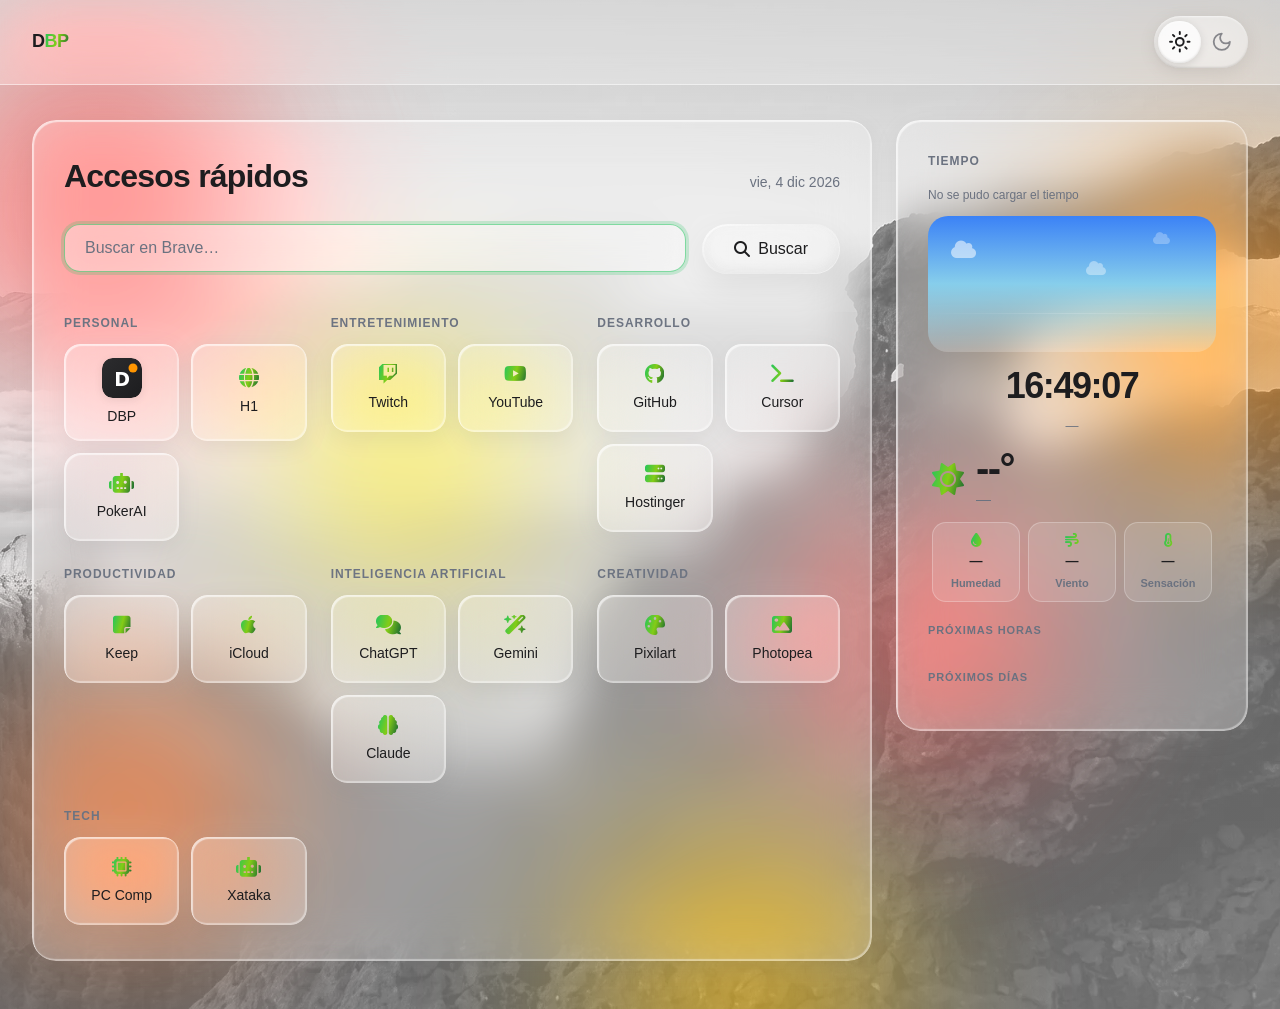
<file: index.html>
<!DOCTYPE html>
<html lang="es">
<head>
    <meta charset="UTF-8">
    <meta name="viewport" content="width=device-width, initial-scale=1.0">
    <title>Inicio</title>
    <script>
        (function () {
            try {
                var stored = localStorage.getItem('theme');
                if (stored === 'dark' || (!stored && window.matchMedia('(prefers-color-scheme: dark)').matches)) {
                    document.documentElement.setAttribute('data-theme', 'dark');
                }
            } catch (e) {}
        })();
    </script>
    <link rel="stylesheet" href="https://cdnjs.cloudflare.com/ajax/libs/font-awesome/6.4.0/css/all.min.css">
    <link rel="stylesheet" href="css/app.css">
    <script src="js/palette.js"></script>
</head>
<body>
    <div class="ambient-canvas" id="ambientCanvas" data-palette="warm" aria-hidden="true">
        <div class="ambient-nature"></div>
        <div class="ambient-blobs ambient-blobs--a is-visible" id="ambientBlobsA">
            <div class="ambient-blob ambient-blob--1"></div>
            <div class="ambient-blob ambient-blob--2"></div>
            <div class="ambient-blob ambient-blob--3"></div>
            <div class="ambient-blob ambient-blob--4"></div>
            <div class="ambient-blob ambient-blob--5"></div>
            <div class="ambient-blob ambient-blob--6"></div>
        </div>
        <div class="ambient-blobs ambient-blobs--b" id="ambientBlobsB">
            <div class="ambient-blob ambient-blob--1"></div>
            <div class="ambient-blob ambient-blob--2"></div>
            <div class="ambient-blob ambient-blob--3"></div>
            <div class="ambient-blob ambient-blob--4"></div>
            <div class="ambient-blob ambient-blob--5"></div>
            <div class="ambient-blob ambient-blob--6"></div>
        </div>
    </div>

    <div class="page-content">
        <nav class="glass" id="topBar" role="banner" style="position: fixed; z-index: 50; width: 100%; transition: box-shadow 0.3s ease;">
            <div class="nav-inner">
                <a class="brand text-theme" href="#inicio">
                    D<span class="text-gradient-warm">BP</span>
                </a>
                <fieldset class="theme-switcher" id="themeSwitcher">
                    <legend class="sr-only">Elegir tema</legend>
                    <label class="theme-switcher__option">
                        <input
                            class="theme-switcher__input"
                            type="radio"
                            name="theme"
                            value="light"
                            data-option="1"
                            checked
                        >
                        <svg class="theme-switcher__icon" xmlns="http://www.w3.org/2000/svg" viewBox="0 0 24 24" fill="none" stroke="currentColor" stroke-width="2" stroke-linecap="round" stroke-linejoin="round" aria-hidden="true">
                            <circle cx="12" cy="12" r="4"/>
                            <path d="M12 2v2M12 20v2M4.93 4.93l1.41 1.41M17.66 17.66l1.41 1.41M2 12h2M20 12h2M6.34 17.66l-1.41 1.41M19.07 4.93l-1.41 1.41"/>
                        </svg>
                    </label>
                    <label class="theme-switcher__option">
                        <input
                            class="theme-switcher__input"
                            type="radio"
                            name="theme"
                            value="dark"
                            data-option="2"
                        >
                        <svg class="theme-switcher__icon" xmlns="http://www.w3.org/2000/svg" viewBox="0 0 24 24" fill="none" stroke="currentColor" stroke-width="2" stroke-linecap="round" stroke-linejoin="round" aria-hidden="true">
                            <path d="M12 3a6 6 0 0 0 9 9 9 9 0 1 1-9-9Z"/>
                        </svg>
                    </label>
                </fieldset>
            </div>
        </nav>

        <main class="main" id="inicio">
            <div class="dashboard">
            <div class="dashboard__links">
            <div class="liquidGlass-wrapper rounded-3xl">
                <div class="liquidGlass-effect rounded-3xl"></div>
                <div class="liquidGlass-tint rounded-3xl"></div>
                <div class="liquidGlass-shine rounded-3xl"></div>
                <div class="liquidGlass-text rounded-3xl panel-padding">
                    <header class="page-header">
                        <h1 class="page-title">Accesos rápidos</h1>
                        <p class="page-meta" id="date">--</p>
                    </header>
                    <div class="search-block">
                        <form action="https://search.brave.com/search" method="get" class="search-form" role="search">
                            <div class="search-input-wrap">
                                <label for="q" class="sr-only">Búsqueda</label>
                                <input
                                    id="q"
                                    type="text"
                                    name="q"
                                    class="glass-input"
                                    placeholder="Buscar en Brave…"
                                    autocomplete="off"
                                    autofocus
                                >
                            </div>
                            <button type="submit" class="liquid-glass glass-white btn-pill-lg">
                                <i class="fas fa-search" aria-hidden="true"></i>
                                Buscar
                            </button>
                        </form>
                    </div>

                    <div class="categories">
                        <section class="category">
                            <h2 class="category__title">Personal</h2>
                            <div class="grid">
                                <a href="https://danielbarreiros.es/" class="link-card liquidGlass-wrapper liquidGlass-wrapper--hover rounded-2xl" title="danielbarreiros.es">
                                    <div class="liquidGlass-effect rounded-2xl"></div>
                                    <div class="liquidGlass-tint rounded-2xl"></div>
                                    <div class="liquidGlass-shine rounded-2xl"></div>
                                    <div class="liquidGlass-text rounded-2xl">
                                        <div class="link-card__mark" aria-hidden="true">
                                            <svg viewBox="0 0 40 40" xmlns="http://www.w3.org/2000/svg" focusable="false">
                                                <defs>
                                                    <linearGradient id="dbpMarkGrad" x1="0" y1="0" x2="40" y2="40" gradientUnits="userSpaceOnUse">
                                                        <stop offset="0%" stop-color="#2c2c2e"/>
                                                        <stop offset="100%" stop-color="#1d1d1f"/>
                                                    </linearGradient>
                                                </defs>
                                                <rect width="40" height="40" rx="11" fill="url(#dbpMarkGrad)"/>
                                                <text x="19.5" y="27.5" text-anchor="middle" fill="#ffffff" font-family="system-ui, sans-serif" font-size="19" font-weight="800" letter-spacing="-0.08em">D</text>
                                                <circle cx="31" cy="10" r="4.5" fill="#ff9500"/>
                                            </svg>
                                        </div>
                                        <span>DBP</span>
                                    </div>
                                </a>
                                <a href="https://h1.danielbarreiros.es" class="link-card liquidGlass-wrapper liquidGlass-wrapper--hover rounded-2xl" title="h1.danielbarreiros.es">
                                    <div class="liquidGlass-effect rounded-2xl"></div>
                                    <div class="liquidGlass-tint rounded-2xl"></div>
                                    <div class="liquidGlass-shine rounded-2xl"></div>
                                    <div class="liquidGlass-text rounded-2xl">
                                        <i class="fas fa-globe" aria-hidden="true"></i>
                                        <span>H1</span>
                                    </div>
                                </a>
                                <a href="https://pokerai.danielbarreiros.es" class="link-card liquidGlass-wrapper liquidGlass-wrapper--hover rounded-2xl" title="pokerai.danielbarreiros.es">
                                    <div class="liquidGlass-effect rounded-2xl"></div>
                                    <div class="liquidGlass-tint rounded-2xl"></div>
                                    <div class="liquidGlass-shine rounded-2xl"></div>
                                    <div class="liquidGlass-text rounded-2xl">
                                        <i class="fas fa-robot" aria-hidden="true"></i>
                                        <span>PokerAI</span>
                                    </div>
                                </a>
                            </div>
                        </section>

                        <section class="category">
                            <h2 class="category__title">Entretenimiento</h2>
                            <div class="grid">
                                <a href="https://www.twitch.tv" class="link-card liquidGlass-wrapper liquidGlass-wrapper--hover rounded-2xl">
                                    <div class="liquidGlass-effect rounded-2xl"></div>
                                    <div class="liquidGlass-tint rounded-2xl"></div>
                                    <div class="liquidGlass-shine rounded-2xl"></div>
                                    <div class="liquidGlass-text rounded-2xl">
                                        <i class="fab fa-twitch" aria-hidden="true"></i>
                                        <span>Twitch</span>
                                    </div>
                                </a>
                                <a href="https://www.youtube.com" class="link-card liquidGlass-wrapper liquidGlass-wrapper--hover rounded-2xl">
                                    <div class="liquidGlass-effect rounded-2xl"></div>
                                    <div class="liquidGlass-tint rounded-2xl"></div>
                                    <div class="liquidGlass-shine rounded-2xl"></div>
                                    <div class="liquidGlass-text rounded-2xl">
                                        <i class="fab fa-youtube" aria-hidden="true"></i>
                                        <span>YouTube</span>
                                    </div>
                                </a>
                            </div>
                        </section>

                        <section class="category">
                            <h2 class="category__title">Desarrollo</h2>
                            <div class="grid">
                                <a href="https://github.com" class="link-card liquidGlass-wrapper liquidGlass-wrapper--hover rounded-2xl">
                                    <div class="liquidGlass-effect rounded-2xl"></div>
                                    <div class="liquidGlass-tint rounded-2xl"></div>
                                    <div class="liquidGlass-shine rounded-2xl"></div>
                                    <div class="liquidGlass-text rounded-2xl">
                                        <i class="fab fa-github" aria-hidden="true"></i>
                                        <span>GitHub</span>
                                    </div>
                                </a>
                                <a href="https://www.cursor.com" class="link-card liquidGlass-wrapper liquidGlass-wrapper--hover rounded-2xl">
                                    <div class="liquidGlass-effect rounded-2xl"></div>
                                    <div class="liquidGlass-tint rounded-2xl"></div>
                                    <div class="liquidGlass-shine rounded-2xl"></div>
                                    <div class="liquidGlass-text rounded-2xl">
                                        <i class="fas fa-terminal" aria-hidden="true"></i>
                                        <span>Cursor</span>
                                    </div>
                                </a>
                                <a href="https://hpanel.hostinger.com" class="link-card liquidGlass-wrapper liquidGlass-wrapper--hover rounded-2xl">
                                    <div class="liquidGlass-effect rounded-2xl"></div>
                                    <div class="liquidGlass-tint rounded-2xl"></div>
                                    <div class="liquidGlass-shine rounded-2xl"></div>
                                    <div class="liquidGlass-text rounded-2xl">
                                        <i class="fas fa-server" aria-hidden="true"></i>
                                        <span>Hostinger</span>
                                    </div>
                                </a>
                            </div>
                        </section>

                        <section class="category">
                            <h2 class="category__title">Productividad</h2>
                            <div class="grid">
                                <a href="https://keep.google.com" class="link-card liquidGlass-wrapper liquidGlass-wrapper--hover rounded-2xl">
                                    <div class="liquidGlass-effect rounded-2xl"></div>
                                    <div class="liquidGlass-tint rounded-2xl"></div>
                                    <div class="liquidGlass-shine rounded-2xl"></div>
                                    <div class="liquidGlass-text rounded-2xl">
                                        <i class="fas fa-sticky-note" aria-hidden="true"></i>
                                        <span>Keep</span>
                                    </div>
                                </a>
                                <a href="https://www.icloud.com" class="link-card liquidGlass-wrapper liquidGlass-wrapper--hover rounded-2xl">
                                    <div class="liquidGlass-effect rounded-2xl"></div>
                                    <div class="liquidGlass-tint rounded-2xl"></div>
                                    <div class="liquidGlass-shine rounded-2xl"></div>
                                    <div class="liquidGlass-text rounded-2xl">
                                        <i class="fab fa-apple" aria-hidden="true"></i>
                                        <span>iCloud</span>
                                    </div>
                                </a>
                            </div>
                        </section>

                        <section class="category">
                            <h2 class="category__title">Inteligencia artificial</h2>
                            <div class="grid">
                                <a href="https://chat.openai.com" class="link-card liquidGlass-wrapper liquidGlass-wrapper--hover rounded-2xl">
                                    <div class="liquidGlass-effect rounded-2xl"></div>
                                    <div class="liquidGlass-tint rounded-2xl"></div>
                                    <div class="liquidGlass-shine rounded-2xl"></div>
                                    <div class="liquidGlass-text rounded-2xl">
                                        <i class="fas fa-comments" aria-hidden="true"></i>
                                        <span>ChatGPT</span>
                                    </div>
                                </a>
                                <a href="https://gemini.google.com" class="link-card liquidGlass-wrapper liquidGlass-wrapper--hover rounded-2xl">
                                    <div class="liquidGlass-effect rounded-2xl"></div>
                                    <div class="liquidGlass-tint rounded-2xl"></div>
                                    <div class="liquidGlass-shine rounded-2xl"></div>
                                    <div class="liquidGlass-text rounded-2xl">
                                        <i class="fas fa-wand-magic-sparkles" aria-hidden="true"></i>
                                        <span>Gemini</span>
                                    </div>
                                </a>
                                <a href="https://claude.ai" class="link-card liquidGlass-wrapper liquidGlass-wrapper--hover rounded-2xl">
                                    <div class="liquidGlass-effect rounded-2xl"></div>
                                    <div class="liquidGlass-tint rounded-2xl"></div>
                                    <div class="liquidGlass-shine rounded-2xl"></div>
                                    <div class="liquidGlass-text rounded-2xl">
                                        <i class="fas fa-brain" aria-hidden="true"></i>
                                        <span>Claude</span>
                                    </div>
                                </a>
                            </div>
                        </section>

                        <section class="category">
                            <h2 class="category__title">Creatividad</h2>
                            <div class="grid">
                                <a href="https://www.pixilart.com" class="link-card liquidGlass-wrapper liquidGlass-wrapper--hover rounded-2xl">
                                    <div class="liquidGlass-effect rounded-2xl"></div>
                                    <div class="liquidGlass-tint rounded-2xl"></div>
                                    <div class="liquidGlass-shine rounded-2xl"></div>
                                    <div class="liquidGlass-text rounded-2xl">
                                        <i class="fas fa-palette" aria-hidden="true"></i>
                                        <span>Pixilart</span>
                                    </div>
                                </a>
                                <a href="https://www.photopea.com" class="link-card liquidGlass-wrapper liquidGlass-wrapper--hover rounded-2xl">
                                    <div class="liquidGlass-effect rounded-2xl"></div>
                                    <div class="liquidGlass-tint rounded-2xl"></div>
                                    <div class="liquidGlass-shine rounded-2xl"></div>
                                    <div class="liquidGlass-text rounded-2xl">
                                        <i class="fas fa-image" aria-hidden="true"></i>
                                        <span>Photopea</span>
                                    </div>
                                </a>
                            </div>
                        </section>

                        <section class="category">
                            <h2 class="category__title">Tech</h2>
                            <div class="grid">
                                <a href="https://www.pccomponentes.com" class="link-card liquidGlass-wrapper liquidGlass-wrapper--hover rounded-2xl">
                                    <div class="liquidGlass-effect rounded-2xl"></div>
                                    <div class="liquidGlass-tint rounded-2xl"></div>
                                    <div class="liquidGlass-shine rounded-2xl"></div>
                                    <div class="liquidGlass-text rounded-2xl">
                                        <i class="fas fa-microchip" aria-hidden="true"></i>
                                        <span>PC Comp</span>
                                    </div>
                                </a>
                                <a href="https://www.xataka.com" class="link-card liquidGlass-wrapper liquidGlass-wrapper--hover rounded-2xl">
                                    <div class="liquidGlass-effect rounded-2xl"></div>
                                    <div class="liquidGlass-tint rounded-2xl"></div>
                                    <div class="liquidGlass-shine rounded-2xl"></div>
                                    <div class="liquidGlass-text rounded-2xl">
                                        <i class="fas fa-robot" aria-hidden="true"></i>
                                        <span>Xataka</span>
                                    </div>
                                </a>
                            </div>
                        </section>
                    </div>
                </div>
            </div>
            </div>

            <aside class="dashboard__weather">
                <div class="liquidGlass-wrapper rounded-3xl">
                    <div class="liquidGlass-effect rounded-3xl"></div>
                    <div class="liquidGlass-tint rounded-3xl"></div>
                    <div class="liquidGlass-shine rounded-3xl"></div>
                    <div class="liquidGlass-text rounded-3xl panel-padding">
                        <div class="weather-widget is-loading">
                            <h2 class="weather-widget__title">Tiempo</h2>
                            <p class="weather-status" id="weatherStatus">Cargando…</p>

                            <div class="weather-hero">
                                <div class="weather-sky" id="weatherSky" data-phase="day">
                                    <div class="weather-stars" id="weatherStars" aria-hidden="true"></div>
                                    <svg class="weather-sky__arc" viewBox="0 0 100 100" preserveAspectRatio="none" aria-hidden="true">
                                        <path class="weather-sky__arc-line" d="M 8 72 A 42 42 0 0 1 92 72" />
                                    </svg>
                                    <div class="weather-sky__horizon" aria-hidden="true"></div>
                                    <i class="fas fa-cloud weather-sky__cloud weather-sky__cloud--1" aria-hidden="true"></i>
                                    <i class="fas fa-cloud weather-sky__cloud weather-sky__cloud--2" aria-hidden="true"></i>
                                    <i class="fas fa-cloud weather-sky__cloud weather-sky__cloud--3" aria-hidden="true"></i>
                                    <div class="weather-celestial" id="weatherCelestial">
                                        <div class="weather-sun-disc" id="weatherSunDisc" aria-hidden="true"></div>
                                        <div class="weather-moon-disc" id="weatherMoonDisc" aria-hidden="true">
                                            <div class="weather-moon-disc__light"></div>
                                            <div class="weather-moon-disc__shadow" id="weatherMoonShadow"></div>
                                        </div>
                                    </div>
                                </div>

                                <div class="weather-time-block">
                                    <time class="weather-clock" id="weatherClock">--:--:--</time>
                                    <p class="weather-moon-phase" id="weatherMoonPhaseLabel" hidden></p>
                                </div>

                                <div class="weather-now">
                                    <p class="weather-location" id="weatherLocation">—</p>
                                    <div class="weather-now__row">
                                        <i class="fas fa-sun weather-now__icon" id="weatherIcon" aria-hidden="true"></i>
                                        <div>
                                            <div class="weather-temp" id="weatherTemp">--°</div>
                                            <p class="weather-desc" id="weatherDesc">—</p>
                                        </div>
                                    </div>
                                    <div class="weather-stats">
                                        <div class="weather-stat">
                                            <i class="fas fa-droplet" aria-hidden="true"></i>
                                            <strong id="weatherHumidity">—</strong>
                                            <span>Humedad</span>
                                        </div>
                                        <div class="weather-stat">
                                            <i class="fas fa-wind" aria-hidden="true"></i>
                                            <strong id="weatherWind">—</strong>
                                            <span>Viento</span>
                                        </div>
                                        <div class="weather-stat">
                                            <i class="fas fa-temperature-half" aria-hidden="true"></i>
                                            <strong id="weatherFeels">—</strong>
                                            <span>Sensación</span>
                                        </div>
                                    </div>
                                </div>
                            </div>

                            <section class="weather-section">
                                <h3 class="weather-section__title">Próximas horas</h3>
                                <div class="weather-hourly" id="weatherHourly"></div>
                            </section>

                            <section class="weather-section">
                                <h3 class="weather-section__title">Próximos días</h3>
                                <div class="weather-daily" id="weatherDaily"></div>
                            </section>
                        </div>
                    </div>
                </div>
            </aside>
            </div>
        </main>
    </div>

    <script>
        const STORAGE_KEY = 'theme';
        const dateEl = document.getElementById('date');
        const topBar = document.getElementById('topBar');
        const themeInputs = document.querySelectorAll('.theme-switcher__input');

        dateEl.textContent = new Date().toLocaleDateString('es-ES', {
            weekday: 'short',
            day: 'numeric',
            month: 'short',
            year: 'numeric',
        });

        function applyTheme(value) {
            document.documentElement.setAttribute('data-theme', value);
            localStorage.setItem(STORAGE_KEY, value);
        }

        function syncThemeInputs() {
            const current = document.documentElement.getAttribute('data-theme') || 'light';
            themeInputs.forEach((input) => {
                input.checked = input.value === current;
            });
        }

        themeInputs.forEach((input) => {
            input.addEventListener('change', () => {
                if (input.checked) {
                    applyTheme(input.value);
                }
            });
        });

        syncThemeInputs();

        function onScroll() {
            if (window.scrollY > 20) {
                topBar.classList.add('shadow-sm');
            } else {
                topBar.classList.remove('shadow-sm');
            }
        }

        onScroll();
        window.addEventListener('scroll', onScroll, { passive: true });

        if (!window.matchMedia('(prefers-reduced-motion: reduce)').matches) {
            window.addEventListener('mousemove', (e) => {
                const x = (e.clientX / window.innerWidth - 0.5) * 40;
                const y = (e.clientY / window.innerHeight - 0.5) * 40;
                document.documentElement.style.setProperty('--tx', x + 'px');
                document.documentElement.style.setProperty('--ty', y + 'px');
            }, { passive: true });
        }
    </script>
    <script src="js/weather.js"></script>
</body>
</html>
</file>
<file: css/app.css>
:root {
    --font-stack: -apple-system, BlinkMacSystemFont, 'Segoe UI', Roboto, Helvetica, Arial, sans-serif;
    --page-bg: #eef0f4;
    --glass-bg: rgba(255, 255, 255, 0.28);
    --glass-bg-hover: rgba(255, 255, 255, 0.38);
    --glass-border: rgba(255, 255, 255, 0.85);
    --glass-highlight: rgba(255, 255, 255, 0.95);
    --glass-shadow: rgba(0, 0, 0, 0.08);
    --glass-text: #1d1d1f;
    --glass-muted: #6b7280;
    --glass-accent-bg: rgba(255, 149, 0, 0.18);
    --glass-accent-border: rgba(255, 149, 0, 0.45);
    --glass-accent-highlight: rgba(255, 220, 170, 0.75);
    --glass-accent-shadow: rgba(255, 149, 0, 0.25);
    --glass-reflex-dark: 1;
    --glass-reflex-light: 1;
    --glass-saturation: 180%;
    --switcher-track: rgba(255, 255, 255, 0.38);
    --switcher-thumb: rgba(255, 255, 255, 0.72);
    --switcher-icon: #86868b;
    --switcher-icon-active: #1d1d1f;
    --tx: 0px;
    --ty: 0px;
    --blob-1-core: rgb(220, 38, 38);
    --blob-1-mid: rgb(248, 113, 113);
    --blob-2-core: rgb(185, 28, 28);
    --blob-2-mid: rgb(252, 165, 165);
    --blob-3-core: rgb(255, 149, 0);
    --blob-3-mid: rgb(251, 146, 60);
    --blob-4-core: rgb(234, 88, 12);
    --blob-4-mid: rgb(249, 115, 22);
    --blob-5-core: rgb(234, 179, 8);
    --blob-5-mid: rgb(250, 204, 21);
    --blob-6-core: rgb(253, 224, 71);
    --blob-6-mid: rgb(254, 240, 138);
    --accent-from: rgb(220, 38, 38);
    --accent-mid: rgb(255, 149, 0);
    --accent-to: rgb(234, 179, 8);
}

@property --blob-1-core { syntax: '<color>'; inherits: true; initial-value: rgb(220, 38, 38); }
@property --blob-1-mid { syntax: '<color>'; inherits: true; initial-value: rgb(248, 113, 113); }
@property --blob-2-core { syntax: '<color>'; inherits: true; initial-value: rgb(185, 28, 28); }
@property --blob-2-mid { syntax: '<color>'; inherits: true; initial-value: rgb(252, 165, 165); }
@property --blob-3-core { syntax: '<color>'; inherits: true; initial-value: rgb(255, 149, 0); }
@property --blob-3-mid { syntax: '<color>'; inherits: true; initial-value: rgb(251, 146, 60); }
@property --blob-4-core { syntax: '<color>'; inherits: true; initial-value: rgb(234, 88, 12); }
@property --blob-4-mid { syntax: '<color>'; inherits: true; initial-value: rgb(249, 115, 22); }
@property --blob-5-core { syntax: '<color>'; inherits: true; initial-value: rgb(234, 179, 8); }
@property --blob-5-mid { syntax: '<color>'; inherits: true; initial-value: rgb(250, 204, 21); }
@property --blob-6-core { syntax: '<color>'; inherits: true; initial-value: rgb(253, 224, 71); }
@property --blob-6-mid { syntax: '<color>'; inherits: true; initial-value: rgb(254, 240, 138); }
@property --accent-from { syntax: '<color>'; inherits: true; initial-value: rgb(220, 38, 38); }
@property --accent-mid { syntax: '<color>'; inherits: true; initial-value: rgb(255, 149, 0); }
@property --accent-to { syntax: '<color>'; inherits: true; initial-value: rgb(234, 179, 8); }

*,
*::before,
*::after {
    box-sizing: border-box;
}

body {
    margin: 0;
    min-height: 100vh;
    font-family: var(--font-stack);
    font-size: 16px;
    line-height: 1.5;
    background-color: var(--page-bg);
    color: var(--glass-text);
    -webkit-font-smoothing: antialiased;
    transition: background-color 0.45s ease, color 0.35s ease;
}

.sr-only {
    position: absolute;
    width: 1px;
    height: 1px;
    padding: 0;
    margin: -1px;
    overflow: hidden;
    clip: rect(0, 0, 0, 0);
    white-space: nowrap;
    border: 0;
}

/* --- Ambient background --- */
.ambient-canvas {
    position: fixed;
    inset: -25%;
    z-index: 0;
    overflow: hidden;
    pointer-events: none;
    transform: translate(var(--tx), var(--ty));
    transition: transform 0.4s ease-out;
}

.ambient-nature {
    position: absolute;
    inset: 0;
    z-index: 0;
    background-color: #f5f5f7;
    background-image: url('../images/aa_bg.webp');
    background-repeat: no-repeat;
    background-position: center center;
    background-size: cover;
    filter: grayscale(100%) brightness(1.05) contrast(1.02);
}

.ambient-nature::after {
    content: '';
    position: absolute;
    inset: 0;
    background: linear-gradient(
        160deg,
        rgba(255, 255, 255, 0.45) 0%,
        rgba(248, 250, 252, 0.35) 50%,
        rgba(255, 255, 255, 0.42) 100%
    );
    pointer-events: none;
}

.ambient-blobs {
    position: absolute;
    inset: 0;
    z-index: 1;
    opacity: 0;
    pointer-events: none;
    contain: layout style paint;
    transition: opacity 2.8s ease-in-out;
}

.ambient-blobs.is-visible {
    opacity: 1;
}

.ambient-blob {
    position: absolute;
    z-index: 0;
    border-radius: 50%;
    filter: blur(85px) saturate(160%);
    opacity: 0.92;
    will-change: transform;
}

.ambient-blob--1 {
    width: 460px;
    height: 460px;
    background: radial-gradient(circle, var(--blob-1-core) 0%, color-mix(in srgb, var(--blob-1-mid) 42%, transparent) 45%, transparent 72%);
    top: 15%;
    left: 10%;
    animation: driftWarm1 32s ease-in-out infinite;
}

.ambient-blob--2 {
    width: 380px;
    height: 380px;
    background: radial-gradient(circle, var(--blob-2-core) 0%, color-mix(in srgb, var(--blob-2-mid) 38%, transparent) 45%, transparent 72%);
    top: 50%;
    left: 55%;
    animation: driftWarm2 38s ease-in-out infinite;
    animation-delay: -8s;
}

.ambient-blob--3 {
    width: 420px;
    height: 420px;
    background: radial-gradient(circle, var(--blob-3-core) 0%, color-mix(in srgb, var(--blob-3-mid) 42%, transparent) 45%, transparent 72%);
    top: 25%;
    left: 70%;
    animation: driftWarm3 26s ease-in-out infinite;
    animation-delay: -14s;
}

.ambient-blob--4 {
    width: 320px;
    height: 320px;
    background: radial-gradient(circle, var(--blob-4-core) 0%, color-mix(in srgb, var(--blob-4-mid) 40%, transparent) 45%, transparent 72%);
    top: 65%;
    left: 15%;
    animation: driftOrange 34s ease-in-out infinite;
    animation-delay: -6s;
}

.ambient-blob--5 {
    width: 400px;
    height: 400px;
    background: radial-gradient(circle, var(--blob-5-core) 0%, color-mix(in srgb, var(--blob-5-mid) 42%, transparent) 45%, transparent 72%);
    top: 75%;
    left: 45%;
    animation: driftWarm4 28s ease-in-out infinite;
    animation-delay: -12s;
}

.ambient-blob--6 {
    width: 300px;
    height: 300px;
    background: radial-gradient(circle, var(--blob-6-core) 0%, color-mix(in srgb, var(--blob-6-mid) 45%, transparent) 45%, transparent 72%);
    top: 40%;
    left: 30%;
    animation: driftWarm5 30s ease-in-out infinite;
    animation-delay: -18s;
}

@keyframes driftWarm1 {
    0% { transform: translate(0, 0) scale(1); }
    25% { transform: translate(35vw, 20vh) scale(1.1); }
    50% { transform: translate(15vw, 45vh) scale(0.92); }
    75% { transform: translate(-25vw, 25vh) scale(1.08); }
    100% { transform: translate(0, 0) scale(1); }
}

@keyframes driftWarm2 {
    0% { transform: translate(0, 0) scale(1.05); }
    25% { transform: translate(-30vw, -15vh) scale(0.95); }
    50% { transform: translate(-45vw, 20vh) scale(1.12); }
    75% { transform: translate(-10vw, 35vh) scale(1); }
    100% { transform: translate(0, 0) scale(1.05); }
}

@keyframes driftWarm3 {
    0% { transform: translate(0, 0) scale(0.95); }
    33% { transform: translate(-35vw, 30vh) scale(1.1); }
    66% { transform: translate(20vw, -25vh) scale(1.05); }
    100% { transform: translate(0, 0) scale(0.95); }
}

@keyframes driftWarm4 {
    0% { transform: translate(0, 0) scale(1); }
    20% { transform: translate(40vw, -30vh) scale(1.08); }
    45% { transform: translate(25vw, -10vh) scale(0.9); }
    70% { transform: translate(-15vw, -35vh) scale(1.1); }
    100% { transform: translate(0, 0) scale(1); }
}

@keyframes driftOrange {
    0% { transform: translate(0, 0) scale(1.02); }
    30% { transform: translate(-40vw, -20vh) scale(0.94); }
    60% { transform: translate(-20vw, -40vh) scale(1.1); }
    100% { transform: translate(0, 0) scale(1.02); }
}

@keyframes driftWarm5 {
    0% { transform: translate(0, 0) scale(1); }
    25% { transform: translate(30vw, 35vh) scale(1.12); }
    50% { transform: translate(-25vw, 15vh) scale(0.88); }
    75% { transform: translate(10vw, -30vh) scale(1.06); }
    100% { transform: translate(0, 0) scale(1); }
}

@media (prefers-reduced-motion: reduce) {
    .ambient-blob { animation: none !important; }
    .ambient-canvas { transition: none; }
    .ambient-blobs { transition: none; }
}

/* --- Liquid glass panels --- */
.liquidGlass-wrapper {
    position: relative;
    display: flex;
    overflow: hidden;
    box-shadow: 0 6px 24px var(--glass-shadow), 0 0 40px rgba(255, 255, 255, 0.15);
    transition: transform 0.4s cubic-bezier(0.175, 0.885, 0.32, 2.2), box-shadow 0.4s cubic-bezier(0.175, 0.885, 0.32, 2.2);
    transform: translateZ(0);
    isolation: isolate;
}

.liquidGlass-wrapper--hover:hover {
    box-shadow: 0 10px 32px rgba(0, 0, 0, 0.1), 0 0 50px rgba(255, 255, 255, 0.2);
    transform: translateY(-2px);
}

.liquidGlass-effect {
    position: absolute;
    z-index: 0;
    inset: 0;
    backdrop-filter: blur(24px) saturate(180%);
    -webkit-backdrop-filter: blur(24px) saturate(180%);
    border-radius: inherit;
}

.liquidGlass-tint {
    z-index: 1;
    position: absolute;
    inset: 0;
    background: var(--glass-bg);
    border-radius: inherit;
}

.liquidGlass-shine {
    position: absolute;
    inset: 0;
    z-index: 2;
    border-radius: inherit;
    box-shadow: inset 2px 2px 1px 0 rgba(255, 255, 255, 0.6), inset -1px -1px 1px 1px rgba(255, 255, 255, 0.4);
    pointer-events: none;
}

.liquidGlass-text {
    z-index: 3;
    position: relative;
    width: 100%;
    color: var(--glass-text);
}

.rounded-3xl { border-radius: 1.5rem; }
.rounded-2xl { border-radius: 1rem; }

/* --- Nav --- */
.glass {
    background: rgba(255, 255, 255, 0.28);
    backdrop-filter: blur(30px) saturate(220%);
    -webkit-backdrop-filter: blur(30px) saturate(220%);
    border-bottom: 1px solid rgba(255, 255, 255, 0.5);
}

.glass.shadow-sm {
    box-shadow: 0 1px 2px rgba(0, 0, 0, 0.05);
}

.nav-inner {
    max-width: 80rem;
    margin: 0 auto;
    padding: 1rem 1rem;
    display: flex;
    align-items: center;
    justify-content: space-between;
}

@media (min-width: 1024px) {
    .nav-inner { padding-left: 2rem; padding-right: 2rem; }
}

.brand {
    font-size: 1.125rem;
    font-weight: 600;
    letter-spacing: -0.025em;
    color: var(--glass-text);
    text-decoration: none;
}

.text-theme { color: var(--glass-text); }

.text-gradient-warm {
    font-weight: 700;
    background-image: linear-gradient(105deg, var(--accent-from) 0%, var(--accent-mid) 50%, var(--accent-to) 100%);
    -webkit-background-clip: text;
    background-clip: text;
    -webkit-text-fill-color: transparent;
    color: transparent;
}

/* --- Theme switcher --- */
.theme-switcher {
    position: relative;
    display: inline-flex;
    align-items: center;
    margin: 0;
    padding: 0.3rem;
    border: none;
    border-radius: 9999px;
    background: var(--switcher-track);
    backdrop-filter: blur(22px) saturate(var(--glass-saturation));
    -webkit-backdrop-filter: blur(22px) saturate(var(--glass-saturation));
    box-shadow:
        inset 0 1px 2px rgba(255, 255, 255, calc(0.55 * var(--glass-reflex-light))),
        inset 0 -1px 2px rgba(0, 0, 0, calc(0.12 * var(--glass-reflex-dark))),
        0 4px 18px var(--glass-shadow);
}

.theme-switcher::after {
    content: '';
    position: absolute;
    top: 0.3rem;
    left: 0.3rem;
    width: 2.65rem;
    height: 2.65rem;
    border-radius: 50%;
    background: var(--switcher-thumb);
    backdrop-filter: blur(14px) saturate(var(--glass-saturation));
    -webkit-backdrop-filter: blur(14px) saturate(var(--glass-saturation));
    box-shadow:
        inset 0 1px 2px rgba(255, 255, 255, calc(0.65 * var(--glass-reflex-light))),
        inset 0 -1px 2px rgba(0, 0, 0, calc(0.1 * var(--glass-reflex-dark))),
        0 2px 10px rgba(0, 0, 0, calc(0.12 * var(--glass-reflex-dark)));
    transition: transform 0.5s cubic-bezier(0.34, 1.45, 0.64, 1);
    pointer-events: none;
    z-index: 0;
}

.theme-switcher:has(.theme-switcher__input[data-option='2']:checked)::after {
    transform: translateX(2.65rem);
}

.theme-switcher__option {
    position: relative;
    z-index: 1;
    display: flex;
    align-items: center;
    justify-content: center;
    width: 2.65rem;
    height: 2.65rem;
    cursor: pointer;
    border-radius: 50%;
}

.theme-switcher__input {
    position: absolute;
    opacity: 0;
    width: 0;
    height: 0;
    pointer-events: none;
}

.theme-switcher__icon {
    width: 1.35rem;
    height: 1.35rem;
    color: var(--switcher-icon);
    transition: color 0.35s ease, transform 0.35s cubic-bezier(0.34, 1.45, 0.64, 1);
}

.theme-switcher:has(.theme-switcher__input[data-option='1']:checked) .theme-switcher__option:first-of-type .theme-switcher__icon,
.theme-switcher:has(.theme-switcher__input[data-option='2']:checked) .theme-switcher__option:last-of-type .theme-switcher__icon {
    color: var(--switcher-icon-active);
    transform: scale(1.08);
}

/* --- Layout --- */
.page-content {
    position: relative;
    z-index: 10;
    min-height: 100vh;
}

.main {
    max-width: 90rem;
    margin: 0 auto;
    padding: 7rem 1.5rem 3rem;
}

@media (min-width: 1024px) {
    .main { padding: 7.5rem 2rem 3rem; }
}

.dashboard {
    display: grid;
    grid-template-columns: 1fr;
    gap: 1.5rem;
    align-items: start;
}

@media (min-width: 1100px) {
    .dashboard {
        grid-template-columns: minmax(0, 1fr) min(22rem, 30vw);
    }
}

.dashboard__links,
.dashboard__weather {
    min-width: 0;
}

.page-header {
    display: flex;
    align-items: baseline;
    justify-content: space-between;
    gap: 1rem;
    margin-bottom: 1.5rem;
}

.page-title {
    margin: 0;
    font-size: 2rem;
    font-weight: 700;
    letter-spacing: -0.025em;
    color: var(--glass-text);
}

.page-meta {
    margin: 0;
    flex-shrink: 0;
    font-size: 0.875rem;
    color: var(--glass-muted);
    text-align: right;
}

.panel-padding {
    padding: 1.75rem 1.5rem 2rem;
}

@media (min-width: 640px) {
    .panel-padding { padding: 2rem 2rem 2.25rem; }
}

/* --- Search --- */
.search-block { margin-bottom: 2.5rem; }

.search-form {
    display: flex;
    flex-direction: column;
    gap: 1rem;
}

@media (min-width: 640px) {
    .search-form { flex-direction: row; align-items: stretch; }
}

.search-input-wrap { flex: 1; min-width: 0; }

.glass-input {
    width: 100%;
    border-radius: 1rem;
    border: 1px solid rgba(255, 255, 255, 0.6);
    background: rgba(255, 255, 255, 0.22);
    backdrop-filter: blur(16px) saturate(150%);
    -webkit-backdrop-filter: blur(16px) saturate(150%);
    padding: 0.875rem 1.25rem;
    font-family: inherit;
    font-size: 1rem;
    color: var(--glass-text);
    outline: none;
    transition: background-color 0.2s, border-color 0.2s, box-shadow 0.2s;
}

.glass-input::placeholder { color: var(--glass-muted); }

.glass-input:focus {
    background: rgba(255, 255, 255, 0.38);
    border-color: color-mix(in srgb, var(--accent-from) 55%, transparent);
    box-shadow: 0 0 0 3px color-mix(in srgb, var(--accent-from) 20%, transparent);
}

.liquid-glass {
    appearance: none;
    border: none;
    outline: none;
    cursor: pointer;
    position: relative;
    text-decoration: none;
    backdrop-filter: blur(30px) saturate(220%);
    -webkit-backdrop-filter: blur(30px) saturate(220%);
    transition: transform 0.3s cubic-bezier(0.16, 1, 0.3, 1), background-color 0.3s, box-shadow 0.3s;
    display: inline-flex;
    align-items: center;
    justify-content: center;
    overflow: hidden;
    font-family: inherit;
}

.liquid-glass::before {
    content: '';
    position: absolute;
    inset: 0;
    border-radius: inherit;
    padding: 1.5px;
    -webkit-mask: linear-gradient(#fff 0 0) content-box, linear-gradient(#fff 0 0);
    -webkit-mask-composite: xor;
    mask-composite: exclude;
    pointer-events: none;
}

.liquid-glass::after {
    content: '';
    position: absolute;
    inset: 0;
    border-radius: inherit;
    box-shadow: inset 0 4px 14px rgba(255, 255, 255, 0.2), inset 0 -4px 14px rgba(0, 0, 0, 0.06);
    pointer-events: none;
}

.liquid-glass:hover:not(:disabled) { transform: translateY(-3px) scale(1.02); }
.liquid-glass:active:not(:disabled) { transform: translateY(1px) scale(0.98); }

.glass-white {
    background-color: rgba(255, 255, 255, 0.25);
    color: var(--glass-text);
    box-shadow: 0 12px 32px var(--glass-shadow);
}

.glass-white::before {
    background: linear-gradient(135deg, var(--glass-highlight) 0%, rgba(255, 255, 255, 0.15) 35%, rgba(255, 255, 255, 0) 65%, var(--glass-border) 100%);
}

.glass-white:hover:not(:disabled) {
    background-color: var(--glass-bg-hover);
}

.btn-pill-lg {
    border-radius: 9999px;
    padding: 1rem 2rem;
    gap: 0.5rem;
    font-size: 1rem;
    font-weight: 500;
    white-space: nowrap;
}

/* --- Categories --- */
.categories {
    display: grid;
    grid-template-columns: 1fr;
    gap: 1.5rem;
}

@media (min-width: 640px) {
    .categories {
        grid-template-columns: repeat(2, 1fr);
        gap: 1.25rem;
    }
}

@media (min-width: 1024px) {
    .categories {
        grid-template-columns: repeat(3, 1fr);
        gap: 1.5rem;
    }
}

.category {
    min-width: 0;
}

.category__title {
    margin: 0 0 0.75rem;
    font-size: 0.75rem;
    font-weight: 700;
    letter-spacing: 0.08em;
    text-transform: uppercase;
    color: var(--glass-muted);
}

.grid {
    display: grid;
    grid-template-columns: repeat(2, minmax(0, 1fr));
    gap: 0.75rem;
}

.link-card {
    text-decoration: none;
    color: inherit;
}

.link-card .liquidGlass-text {
    display: flex;
    flex-direction: column;
    align-items: center;
    justify-content: center;
    min-height: 5.5rem;
    padding: 0.875rem 0.5rem;
    text-align: center;
}

.link-card i {
    font-size: 1.25rem;
    margin-bottom: 0.5rem;
    background-image: linear-gradient(105deg, var(--accent-from) 0%, var(--accent-mid) 50%, var(--accent-to) 100%);
    -webkit-background-clip: text;
    background-clip: text;
    -webkit-text-fill-color: transparent;
    transition: transform 0.2s ease;
}

.link-card:hover i { transform: scale(1.08); }

.link-card__mark {
    margin-bottom: 0.5rem;
    line-height: 0;
}

.link-card__mark svg {
    width: 2.5rem;
    height: 2.5rem;
    display: block;
    border-radius: 0.65rem;
    box-shadow: 0 2px 8px rgba(0, 0, 0, 0.08);
    transition: transform 0.2s ease, box-shadow 0.2s ease;
}

.link-card:hover .link-card__mark svg {
    transform: scale(1.08);
    box-shadow: 0 4px 14px rgba(0, 0, 0, 0.12);
}

.link-card span {
    font-size: 0.875rem;
    font-weight: 500;
    color: var(--glass-text);
}

.page-footer {
    margin-top: 2.5rem;
    padding-top: 1.5rem;
    border-top: 1px solid rgba(255, 255, 255, 0.35);
    display: flex;
    flex-wrap: wrap;
    justify-content: space-between;
    gap: 0.75rem;
    font-size: 0.875rem;
    color: var(--glass-muted);
}

/* --- Dark theme --- */
[data-theme='dark'] {
    --page-bg: #0a0b0e;
    --glass-bg: rgba(255, 255, 255, 0.07);
    --glass-bg-hover: rgba(255, 255, 255, 0.12);
    --glass-border: rgba(255, 255, 255, 0.2);
    --glass-highlight: rgba(255, 255, 255, 0.32);
    --glass-shadow: rgba(0, 0, 0, 0.5);
    --glass-text: #f5f5f7;
    --glass-muted: #98989d;
    --glass-accent-bg: rgba(255, 149, 0, 0.24);
    --glass-accent-border: rgba(255, 149, 0, 0.5);
    --glass-accent-highlight: rgba(255, 200, 120, 0.45);
    --glass-accent-shadow: rgba(255, 149, 0, 0.35);
    --glass-reflex-dark: 2;
    --glass-reflex-light: 0.28;
    --glass-saturation: 150%;
    --switcher-track: rgba(255, 255, 255, 0.09);
    --switcher-thumb: rgba(255, 255, 255, 0.16);
    --switcher-icon: #636366;
    --switcher-icon-active: #f5f5f7;
}

[data-theme='dark'] .ambient-nature {
    background-color: #0a0b0e;
    filter: grayscale(100%) brightness(0.38) contrast(1.08);
}

[data-theme='dark'] .ambient-nature::after {
    background: linear-gradient(160deg, rgba(10, 11, 14, 0.78) 0%, rgba(10, 11, 14, 0.58) 50%, rgba(10, 11, 14, 0.72) 100%);
}

[data-theme='dark'] .glass {
    background: rgba(255, 255, 255, 0.07);
    border-bottom-color: rgba(255, 255, 255, 0.1);
}

[data-theme='dark'] .liquidGlass-wrapper {
    box-shadow: 0 6px 28px var(--glass-shadow), 0 0 36px rgba(0, 0, 0, 0.25);
}

[data-theme='dark'] .liquidGlass-wrapper--hover:hover {
    box-shadow: 0 10px 36px rgba(0, 0, 0, 0.45), 0 0 48px rgba(0, 0, 0, 0.2);
}

[data-theme='dark'] .liquidGlass-shine {
    box-shadow: inset 2px 2px 1px 0 rgba(255, 255, 255, 0.14), inset -1px -1px 1px 1px rgba(255, 255, 255, 0.06);
}

[data-theme='dark'] .glass-input {
    border-color: rgba(255, 255, 255, 0.14);
    background: rgba(255, 255, 255, 0.06);
}

[data-theme='dark'] .glass-input:focus {
    background: rgba(255, 255, 255, 0.1);
}

[data-theme='dark'] .glass-white {
    background-color: rgba(255, 255, 255, 0.09);
}

[data-theme='dark'] .page-footer {
    border-top-color: rgba(255, 255, 255, 0.1);
}

[data-theme='dark'] .glass.shadow-sm {
    box-shadow: 0 1px 4px rgba(0, 0, 0, 0.45);
}

/* --- Weather widget --- */
.weather-widget.is-loading .weather-hero {
    opacity: 0.6;
}

.weather-widget__title {
    margin: 0 0 1rem;
    font-size: 0.75rem;
    font-weight: 700;
    letter-spacing: 0.08em;
    text-transform: uppercase;
    color: var(--glass-muted);
}

.weather-hero {
    position: relative;
    margin-bottom: 1.25rem;
    border-radius: 1.25rem;
    overflow: visible;
    transition: opacity 0.4s ease;
}

.weather-sky {
    position: relative;
    height: 8.5rem;
    border-radius: 1.25rem;
    overflow: hidden;
    background: linear-gradient(180deg, #87ceeb 0%, #b8dff5 55%, rgba(255, 255, 255, 0.15) 100%);
    transition: background 1.2s ease;
}

.weather-sky[data-phase='dawn'] {
    background: linear-gradient(180deg, #4a5568 0%, #f6ad55 45%, #fde68a 100%);
}

.weather-sky[data-phase='day'] {
    background: linear-gradient(180deg, #3b82f6 0%, #87ceeb 50%, rgba(255, 255, 255, 0.2) 100%);
}

.weather-sky[data-phase='dusk'] {
    background: linear-gradient(180deg, #553c9a 0%, #ed8936 45%, #fbd38d 100%);
}

.weather-sky[data-phase='night'] {
    background: linear-gradient(180deg, #0f172a 0%, #1e293b 55%, #334155 100%);
}

.weather-sky[data-phase='night'] .weather-sky__cloud {
    opacity: 0.12;
}

.weather-stars {
    position: absolute;
    inset: 0;
    opacity: 0;
    transition: opacity 1s ease;
    background-image:
        radial-gradient(1px 1px at 12% 18%, rgba(255, 255, 255, 0.9), transparent),
        radial-gradient(1px 1px at 28% 42%, rgba(255, 255, 255, 0.75), transparent),
        radial-gradient(1.5px 1.5px at 45% 12%, rgba(255, 255, 255, 0.85), transparent),
        radial-gradient(1px 1px at 62% 35%, rgba(255, 255, 255, 0.7), transparent),
        radial-gradient(1px 1px at 78% 22%, rgba(255, 255, 255, 0.8), transparent),
        radial-gradient(1.5px 1.5px at 88% 48%, rgba(255, 255, 255, 0.65), transparent),
        radial-gradient(1px 1px at 18% 58%, rgba(255, 255, 255, 0.55), transparent),
        radial-gradient(1px 1px at 52% 52%, rgba(255, 255, 255, 0.6), transparent),
        radial-gradient(1px 1px at 70% 62%, rgba(255, 255, 255, 0.5), transparent),
        radial-gradient(1px 1px at 35% 28%, rgba(255, 255, 255, 0.7), transparent);
    animation: starsTwinkle 6s ease-in-out infinite alternate;
}

.weather-stars.is-visible {
    opacity: 1;
}

@keyframes starsTwinkle {
    0% { opacity: 0.55; }
    100% { opacity: 1; }
}

.weather-sky__arc {
    position: absolute;
    inset: 0;
    width: 100%;
    height: 100%;
    pointer-events: none;
    overflow: visible;
}

.weather-sky__arc-line {
    fill: none;
    stroke-linecap: round;
    vector-effect: non-scaling-stroke;
    stroke-width: 1.25;
    stroke: rgba(255, 255, 255, 0.42);
    opacity: 0;
    transition: stroke 0.6s ease, opacity 0.5s ease;
}

.weather-sky.has-celestial-arc .weather-sky__arc-line {
    opacity: 1;
}

.weather-sky.is-moon-track .weather-sky__arc-line {
    stroke: rgba(255, 255, 255, 0.22);
}

.weather-sky:not(.is-moon-track) .weather-sky__arc-line {
    stroke: rgba(255, 255, 255, 0.48);
}

.weather-sky__horizon {
    position: absolute;
    left: 0;
    right: 0;
    bottom: 28%;
    height: 1px;
    background: linear-gradient(90deg, transparent, rgba(255, 255, 255, 0.25), transparent);
    opacity: 0.6;
    transition: opacity 0.6s ease;
}

.weather-sky.is-moon-track .weather-sky__horizon {
    background: linear-gradient(90deg, transparent, rgba(255, 255, 255, 0.18), transparent);
    opacity: 0.7;
}

.weather-celestial {
    position: absolute;
    width: 2.25rem;
    height: 2.25rem;
    margin: -1.125rem 0 0 -1.125rem;
    z-index: 3;
    transition: left 1s cubic-bezier(0.34, 1.2, 0.64, 1), top 1s cubic-bezier(0.34, 1.2, 0.64, 1);
}

.weather-sun-disc,
.weather-moon-disc {
    position: absolute;
    inset: 0;
    opacity: 0;
    transform: scale(0.6);
    transition: opacity 0.8s ease, transform 0.8s cubic-bezier(0.34, 1.45, 0.64, 1);
    pointer-events: none;
}

.weather-sun-disc.is-active,
.weather-moon-disc.is-active {
    opacity: 1;
    transform: scale(1);
}

.weather-sun-disc {
    border-radius: 50%;
    background: radial-gradient(circle at 35% 35%, #fff7c2, #fbbf24 45%, #f59e0b 100%);
    box-shadow:
        0 0 20px rgba(251, 191, 36, 0.85),
        0 0 40px rgba(245, 158, 11, 0.45);
    animation: sunPulse 3s ease-in-out infinite;
}

.weather-moon-disc {
    border-radius: 50%;
    overflow: hidden;
    box-shadow:
        0 0 calc(18px * var(--moon-glow, 0.5)) rgba(203, 213, 225, calc(0.35 + var(--moon-glow, 0.5) * 0.45)),
        0 0 calc(32px * var(--moon-glow, 0.5)) rgba(148, 163, 184, calc(0.2 + var(--moon-glow, 0.5) * 0.25));
    animation: moonGlow 4s ease-in-out infinite;
}

.weather-moon-disc__light {
    width: 100%;
    height: 100%;
    border-radius: 50%;
    background:
        radial-gradient(circle at 38% 38%, #ffffff 0%, #e2e8f0 38%, #94a3b8 100%);
}

.weather-moon-disc__shadow {
    position: absolute;
    inset: 0;
    border-radius: 50%;
    background: #0f172a;
    transition: transform 1.2s cubic-bezier(0.34, 1.2, 0.64, 1);
}

.weather-sky[data-phase='night'] .weather-moon-disc__shadow,
.weather-sky[data-phase='dawn'] .weather-moon-disc__shadow,
.weather-sky[data-phase='dusk'] .weather-moon-disc__shadow {
    background: #1e293b;
}

@keyframes sunPulse {
    0%, 100% { filter: brightness(1); }
    50% { filter: brightness(1.12); }
}

@keyframes moonGlow {
    0%, 100% { filter: brightness(1); }
    50% { filter: brightness(1.08); }
}

.weather-sky__cloud {
    position: absolute;
    color: rgba(255, 255, 255, 0.55);
    font-size: 1.25rem;
    animation: cloudDrift linear infinite;
    pointer-events: none;
}

.weather-sky__cloud--1 { top: 18%; left: 8%; animation-duration: 28s; }
.weather-sky__cloud--2 { top: 32%; left: 55%; font-size: 1rem; animation-duration: 36s; animation-delay: -8s; opacity: 0.7; }
.weather-sky__cloud--3 { top: 12%; left: 78%; font-size: 0.85rem; animation-duration: 42s; animation-delay: -14s; opacity: 0.5; }

@keyframes cloudDrift {
    0% { transform: translateX(0); }
    100% { transform: translateX(120%); }
}

.weather-time-block {
    padding: 1rem 0.25rem 0.75rem;
    text-align: center;
}

.weather-clock {
    display: block;
    font-size: 2.25rem;
    font-weight: 700;
    letter-spacing: -0.04em;
    line-height: 1;
    font-variant-numeric: tabular-nums;
    color: var(--glass-text);
}

.weather-moon-phase {
    margin: 0.35rem 0 0;
    font-size: 0.75rem;
    font-weight: 600;
    letter-spacing: 0.02em;
    color: var(--glass-muted);
}

.weather-now {
    position: relative;
    padding: 0 0.25rem;
}

.weather-location {
    margin: 0 0 0.75rem;
    font-size: 0.8125rem;
    color: var(--glass-muted);
    text-align: center;
}

.weather-now__row {
    display: flex;
    align-items: center;
    gap: 0.75rem;
    margin-bottom: 0.75rem;
}

.weather-now__icon {
    font-size: 2rem;
    background-image: linear-gradient(105deg, var(--accent-from) 0%, var(--accent-mid) 50%, var(--accent-to) 100%);
    -webkit-background-clip: text;
    background-clip: text;
    -webkit-text-fill-color: transparent;
}

.weather-temp {
    font-size: 2.5rem;
    font-weight: 800;
    letter-spacing: -0.04em;
    line-height: 1;
}

.weather-desc {
    margin: 0;
    font-size: 0.9375rem;
    color: var(--glass-muted);
}

.weather-stats {
    display: grid;
    grid-template-columns: repeat(3, 1fr);
    gap: 0.5rem;
}

.weather-stat {
    display: flex;
    flex-direction: column;
    align-items: center;
    gap: 0.25rem;
    padding: 0.625rem 0.375rem;
    border-radius: 0.875rem;
    background: rgba(255, 255, 255, 0.12);
    border: 1px solid rgba(255, 255, 255, 0.25);
    font-size: 0.6875rem;
    font-weight: 600;
    color: var(--glass-muted);
    text-align: center;
}

.weather-stat i {
    font-size: 0.875rem;
    background-image: linear-gradient(105deg, var(--accent-from) 0%, var(--accent-mid) 100%);
    -webkit-background-clip: text;
    background-clip: text;
    -webkit-text-fill-color: transparent;
}

.weather-stat strong {
    font-size: 0.8125rem;
    color: var(--glass-text);
    font-weight: 700;
}

.weather-section {
    margin-top: 1.25rem;
}

.weather-section__title {
    margin: 0 0 0.625rem;
    font-size: 0.6875rem;
    font-weight: 700;
    letter-spacing: 0.08em;
    text-transform: uppercase;
    color: var(--glass-muted);
}

.weather-hourly {
    display: grid;
    grid-template-columns: repeat(4, minmax(0, 1fr));
    gap: 0.5rem;
}

.weather-hour {
    min-width: 0;
    display: flex;
    flex-direction: column;
    align-items: center;
    gap: 0.35rem;
    padding: 0.625rem 0.25rem;
    border-radius: 0.875rem;
    background: rgba(255, 255, 255, 0.1);
    border: 1px solid rgba(255, 255, 255, 0.2);
    transition: transform 0.25s ease, background 0.25s ease;
}

.weather-hour.is-now {
    background: color-mix(in srgb, var(--accent-from) 12%, rgba(255, 255, 255, 0.18));
    border-color: color-mix(in srgb, var(--accent-from) 35%, rgba(255, 255, 255, 0.25));
    transform: scale(1.04);
}

.weather-hour__time {
    font-size: 0.625rem;
    font-weight: 600;
    color: var(--glass-muted);
    white-space: nowrap;
    font-variant-numeric: tabular-nums;
}

.weather-hour__icon {
    font-size: 1rem;
    color: var(--accent-mid);
}

.weather-hour__temp {
    font-size: 0.8125rem;
    font-weight: 700;
    color: var(--glass-text);
}

.weather-daily {
    display: flex;
    flex-direction: column;
    gap: 0.375rem;
}

.weather-day {
    display: grid;
    grid-template-columns: 3.5rem 1fr auto;
    align-items: center;
    gap: 0.5rem;
    padding: 0.5rem 0.625rem;
    border-radius: 0.75rem;
    background: rgba(255, 255, 255, 0.08);
    border: 1px solid rgba(255, 255, 255, 0.15);
    transition: background 0.25s ease, transform 0.25s ease;
}

.weather-day.is-today {
    background: color-mix(in srgb, var(--accent-from) 10%, rgba(255, 255, 255, 0.12));
    border-color: color-mix(in srgb, var(--accent-from) 30%, rgba(255, 255, 255, 0.2));
}

.weather-day__name {
    font-size: 0.8125rem;
    font-weight: 600;
    color: var(--glass-text);
    text-transform: capitalize;
}

.weather-day__icon {
    justify-self: center;
    font-size: 1rem;
    color: var(--accent-mid);
}

.weather-day__temps {
    display: flex;
    gap: 0.5rem;
    font-size: 0.8125rem;
    font-weight: 700;
    font-variant-numeric: tabular-nums;
}

.weather-day__max { color: var(--glass-text); }
.weather-day__min { color: var(--glass-muted); font-weight: 500; }

.weather-status {
    margin: 0 0 0.75rem;
    font-size: 0.75rem;
    color: var(--glass-muted);
    min-height: 1rem;
}

[data-theme='dark'] .weather-stat,
[data-theme='dark'] .weather-hour,
[data-theme='dark'] .weather-day {
    background: rgba(255, 255, 255, 0.05);
    border-color: rgba(255, 255, 255, 0.1);
}

[data-theme='dark'] .weather-hour.is-now,
[data-theme='dark'] .weather-day.is-today {
    background: color-mix(in srgb, var(--accent-from) 14%, rgba(255, 255, 255, 0.08));
}

@media (prefers-reduced-motion: reduce) {
    .weather-sun-disc,
    .weather-moon-disc,
    .weather-sky__cloud,
    .weather-stars { animation: none !important; }
    .weather-celestial,
    .weather-moon-disc__shadow { transition: none; }
}
</file>
